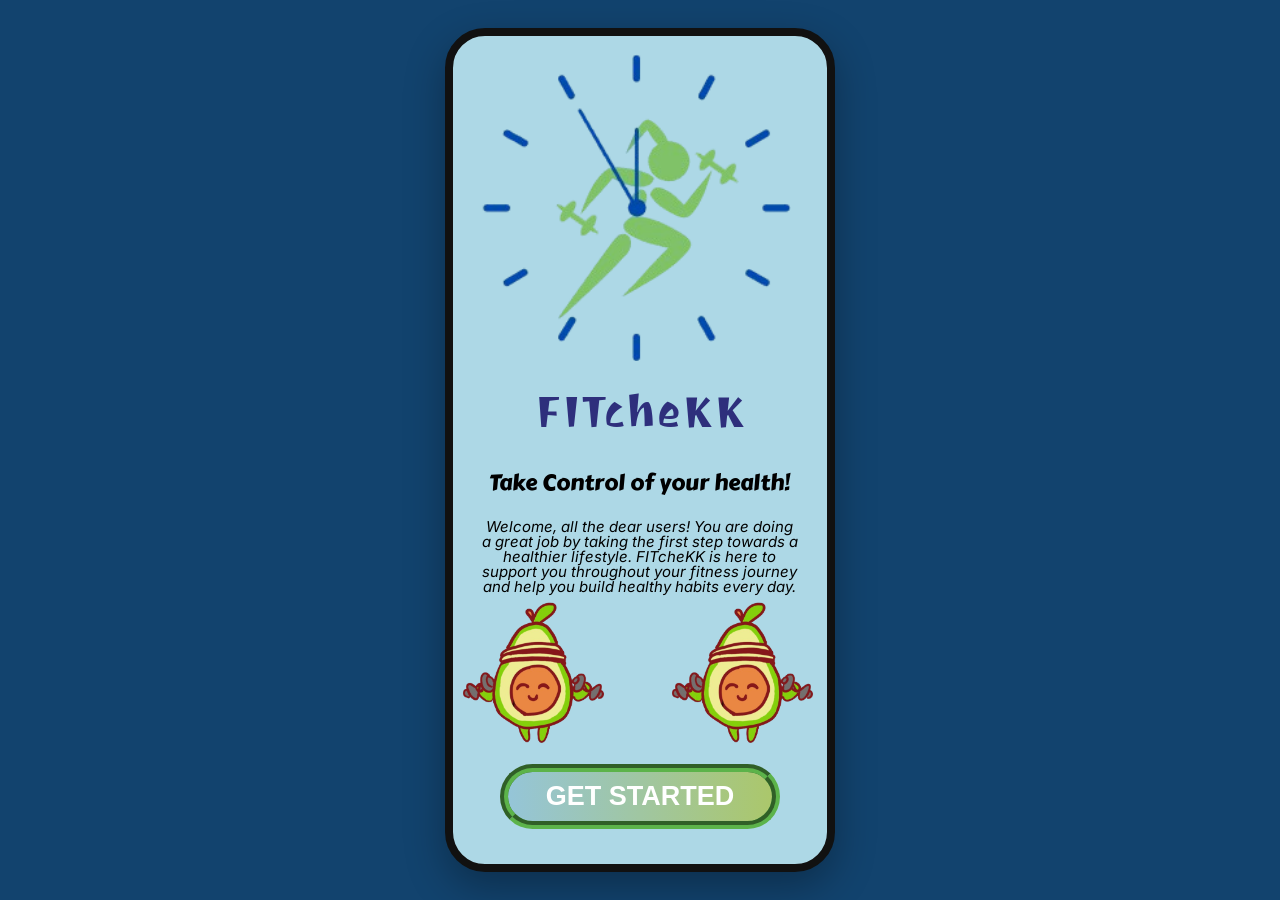
<file: index.html>
<!DOCTYPE html>
<html lang="en">

<head>
    <meta charset="UTF-8">
    <meta name="viewport" content="width=device-width, initial-scale=1.0">
   <link rel="preconnect" href="https://fonts.googleapis.com">
<link rel="preconnect" href="https://fonts.gstatic.com" crossorigin>
<link href="https://fonts.googleapis.com/css2?family=Joti+One&display=swap" rel="stylesheet">
    <title>FITcheKK</title>
<link rel="preconnect" href="https://fonts.googleapis.com">
<link rel="preconnect" href="https://fonts.gstatic.com" crossorigin>
<link href="https://fonts.googleapis.com/css2?family=Inter:ital,opsz,wght@0,14..32,100..900;1,14..32,100..900&display=swap" rel="stylesheet">
<link rel="preconnect" href="https://fonts.googleapis.com">
<link rel="preconnect" href="https://fonts.gstatic.com" crossorigin>
<link href="https://fonts.googleapis.com/css2?family=Carter+One&display=swap" rel="stylesheet">

    <link rel="stylesheet" href="style.css">
</head>

<body>

    <div id="welcomeScreen">
    <div class="phone-container">

        <img src="Images/logo-of-fitchekk.png" alt="Runner" class="hero-image">

        
        <h1>FITcheKK</h1>

        
        <div class="welcome-text">

            <h2>Take Control of your health!</h2>

            <p>
               <br> Welcome, all the dear users!
                You are doing a great job by taking the first step
                towards a healthier lifestyle.
                FITcheKK is here to support you throughout
                your fitness journey and help you
                build healthy habits every day.
            </p>

        </div>


        <div class="avocado-container">

            <img src="Images/avocado-homepage-image.png" alt="Avocado">
            <img src="Images/avocado-homepage-image.png" alt="Avocado">

        </div>


        <button id="startButton" onclick="window.location.href='page2.html'">
    GET STARTED
</button>

    </div>
    </div>

    <script src="script.js"></script>

</body>

</html>
</file>
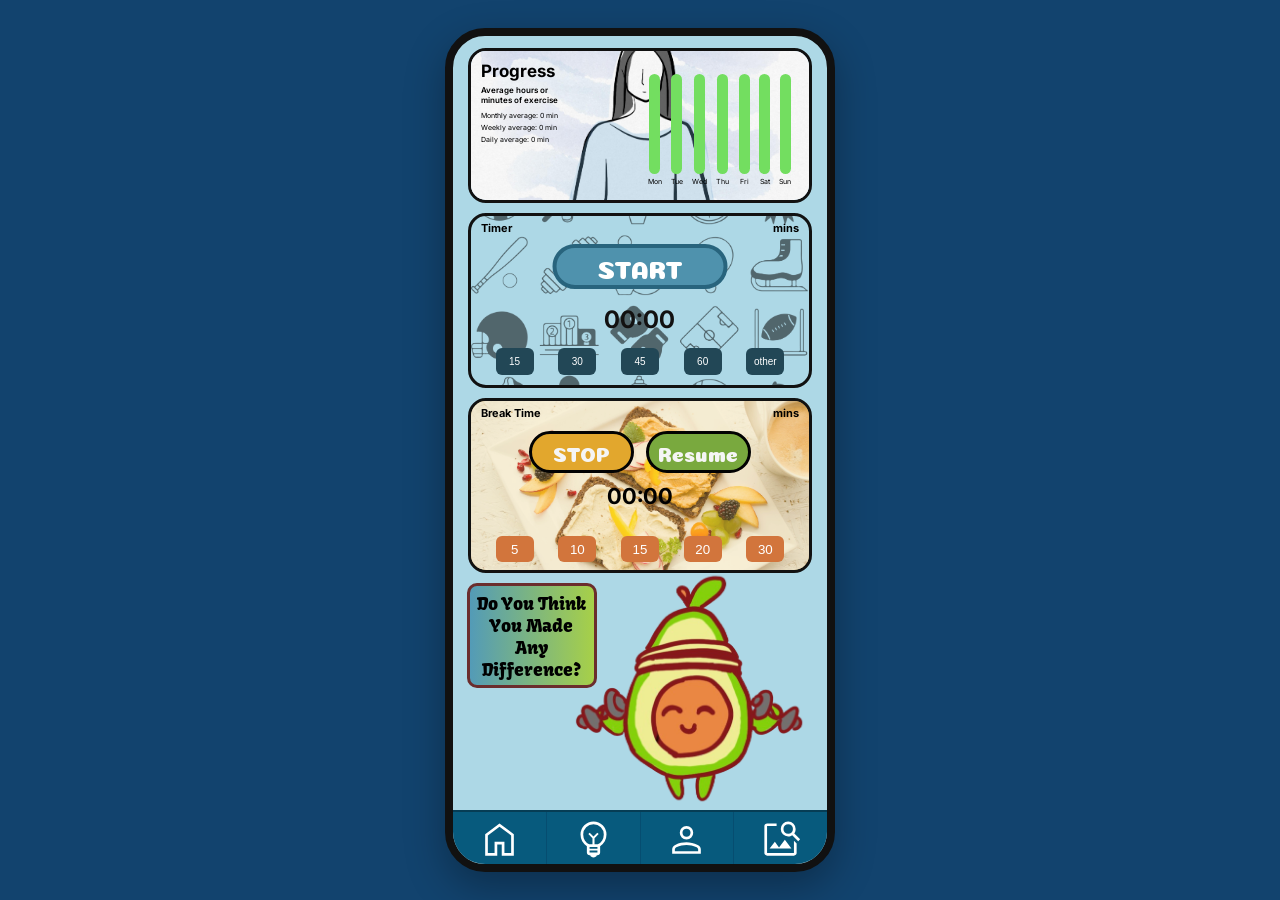
<file: page2.html>
<!DOCTYPE html>
<html lang="en">

<head>
    <meta charset="UTF-8">
    <meta name="viewport" content="width=device-width, initial-scale=1.0">

    <title>FITcheKK - Main</title>

    <link rel="preconnect" href="https://fonts.googleapis.com">
    <link rel="preconnect" href="https://fonts.gstatic.com" crossorigin>

    <link href="https://fonts.googleapis.com/css2?family=Inter:wght@400;500;600;700&display=swap" rel="stylesheet">

    <link rel="stylesheet" href="style.css">

    <link rel="preconnect" href="https://fonts.googleapis.com">
<link rel="preconnect" href="https://fonts.gstatic.com" crossorigin>
<link href="https://fonts.googleapis.com/css2?family=Kavoon&display=swap" rel="stylesheet">

<link rel="preconnect" href="https://fonts.googleapis.com">
<link rel="preconnect" href="https://fonts.gstatic.com" crossorigin>
<link href="https://fonts.googleapis.com/css2?family=Coiny&display=swap" rel="stylesheet">

</head>

<body>

<div class="phone-container page2-container">


    <section class="progress-section">

    <img src="Images/progress-tracker-image.jpg"
         alt="Runner"
         class="progress-image">

        <div class="progress-information">

            <h2>Progress</h2>
            <p class="average-title">
                Average hours or<br>minutes of exercise
            </p>

            <p id="monthlyAverage">
                Monthly average: 0 min
            </p>

            <p id="weeklyAverage">
                Weekly average: 0 min
            </p>

            <p id="dailyAverage">
                Daily average: 0 min
            </p>

        </div>

        <div class="weekly-bars">

            <div class="day-bar">
                <div class="bar-track">
                    <div class="bar-fill" id="bar-monday"></div>
                </div>
                <span>Mon</span>
            </div>

            <div class="day-bar">
                <div class="bar-track">
                    <div class="bar-fill" id="bar-tuesday"></div>
                </div>
                <span>Tue</span>
            </div>

            <div class="day-bar">
                <div class="bar-track">
                    <div class="bar-fill" id="bar-wednesday"></div>
                </div>
                <span>Wed</span>
            </div>

            <div class="day-bar">
                <div class="bar-track">
                    <div class="bar-fill" id="bar-thursday"></div>
                </div>
                <span>Thu</span>
            </div>

            <div class="day-bar">
                <div class="bar-track">
                    <div class="bar-fill" id="bar-friday"></div>
                </div>
                <span>Fri</span>
            </div>

            <div class="day-bar">
                <div class="bar-track">
                    <div class="bar-fill" id="bar-saturday"></div>
                </div>
                <span>Sat</span>
            </div>

            <div class="day-bar">
                <div class="bar-track">
                    <div class="bar-fill" id="bar-sunday"></div>
                </div>
                <span>Sun</span>
            </div>

        </div>

    </section>



    <section class="exercise-section">
 <img src="Images\Exercise-time-image.png" alt="Exercise" class="exercise-image">

        <div class="timer-label">
            <span>Timer</span>
            <span>mins</span>
        </div>

        <div class="exercise-display" id="exerciseDisplay">
            00:00
        </div>

        <button id="startExercise">
            START
        </button>

        <div class="exercise-options">

            <button class="exercise-option" data-minutes="15">15</button>

            <button class="exercise-option" data-minutes="30">30</button>

            <button class="exercise-option" data-minutes="45">45</button>

            <button class="exercise-option" data-minutes="60">60</button>

            <button class="exercise-option" data-minutes="other">other</button>

        </div>

    </section>


   

    <section class="break-section">
 <img src="Images/break-time-image.jpg"
         alt="Break"
         class="break-image">
        
        <div class="timer-label">
            <span>Break Time</span>
            <span>mins</span>
        </div>

        <div class="break-background">

            <button id="stopBreak">
                STOP
            </button>

            <button id="resumeBreak">
                Resume
            </button>

        </div>

        <div class="break-options">

            <button class="break-option" data-break="5">5</button>

            <button class="break-option" data-break="10">10</button>

            <button class="break-option" data-break="15">15</button>

            <button class="break-option" data-break="20">20</button>

            <button class="break-option" data-break="30">30</button>

        </div>

        <div id="breakDisplay">
            00:00
        </div>

    </section>




    <div class="motivation-message">
        Do You Think You Made Any Difference?
    </div>
     <img src ="Images/avocado-homepage-image.png"
         alt="Motivation"
         class="motivation-image">



    <nav class="bottom-navigation">

        <a href="index.html" class="nav-button">
           <svg xmlns="http://www.w3.org/2000/svg" height="48px" viewBox="0 -960 960 960" width="48px" fill="#FFFFFF"><path d="M220-180h150v-250h220v250h150v-390L480-765 220-570v390Zm-60 60v-480l320-240 320 240v480H530v-250H430v250H160Zm320-353Z"/></svg>
        </a>

        <a href="page3.html" class="nav-button">
            <svg xmlns="http://www.w3.org/2000/svg" height="48px" viewBox="0 -960 960 960" width="48px" fill="#FFFFFF"><path d="M480-80q-27 0-47.5-13T406-129h-14q-24 0-42-18t-18-42v-143q-66-43-104-110t-38-148q0-121 84.5-205.5T480-880q121 0 205.5 84.5T770-590q0 81-38 148T628-332v143q0 24-18 42t-42 18h-14q-6 23-26.5 36T480-80Zm-88-109h176v-44H392v44Zm0-84h176v-40H392v40Zm-9-100h74v-137l-92-92 31-31 84 84 84-84 31 31-92 92v137h74q60-28 96.5-87T710-590q0-97-66.5-163.5T480-820q-97 0-163.5 66.5T250-590q0 71 36.5 130t96.5 87Zm97-176Zm0-48Z"/></svg>
        </a>

        <a href="page4.html" class="nav-button">
            <svg xmlns="http://www.w3.org/2000/svg" height="48px" viewBox="0 -960 960 960" width="48px" fill="#FFFFFF"><path d="M372-523q-42-42-42-108t42-108q42-42 108-42t108 42q42 42 42 108t-42 108q-42 42-108 42t-108-42ZM160-160v-94q0-38 19-65t49-41q67-30 128.5-45T480-420q62 0 123 15.5T731-360q31 14 50 41t19 65v94H160Zm60-60h520v-34q0-16-9.5-30.5T707-306q-64-31-117-42.5T480-360q-57 0-111 11.5T252-306q-14 7-23 21.5t-9 30.5v34Zm324.5-346.5Q570-592 570-631t-25.5-64.5Q519-721 480-721t-64.5 25.5Q390-670 390-631t25.5 64.5Q441-541 480-541t64.5-25.5ZM480-631Zm0 411Z"/></svg>
        </a>

        <a href="page5.html" class="nav-button">
            <svg xmlns="http://www.w3.org/2000/svg" height="48px" viewBox="0 -960 960 960" width="48px" fill="#FFFFFF"><path d="M237-277h487L577-472 447-302l-93-126-117 151Zm-57 157q-24 0-42-18t-18-42v-600q0-24 18-42t42-18h213v60H180v600h600v-272l60 60v212q0 24-18 42t-42 18H180Zm300-360Zm395 38L742-575q-21 14-41.5 20.5T652-548q-70 0-118-48t-48-118q0-70 48-118t118-48q70 0 118 48t48 118q0 28-8 53t-22 46l130 130-43 43ZM652-608q46 0 76-30t30-76q0-46-30-76t-76-30q-46 0-76 30t-30 76q0 46 30 76t76 30Z"/></svg>
        </a>

    </nav>

</div>


<script src="script.js"></script>

</body>
</html>
</file>
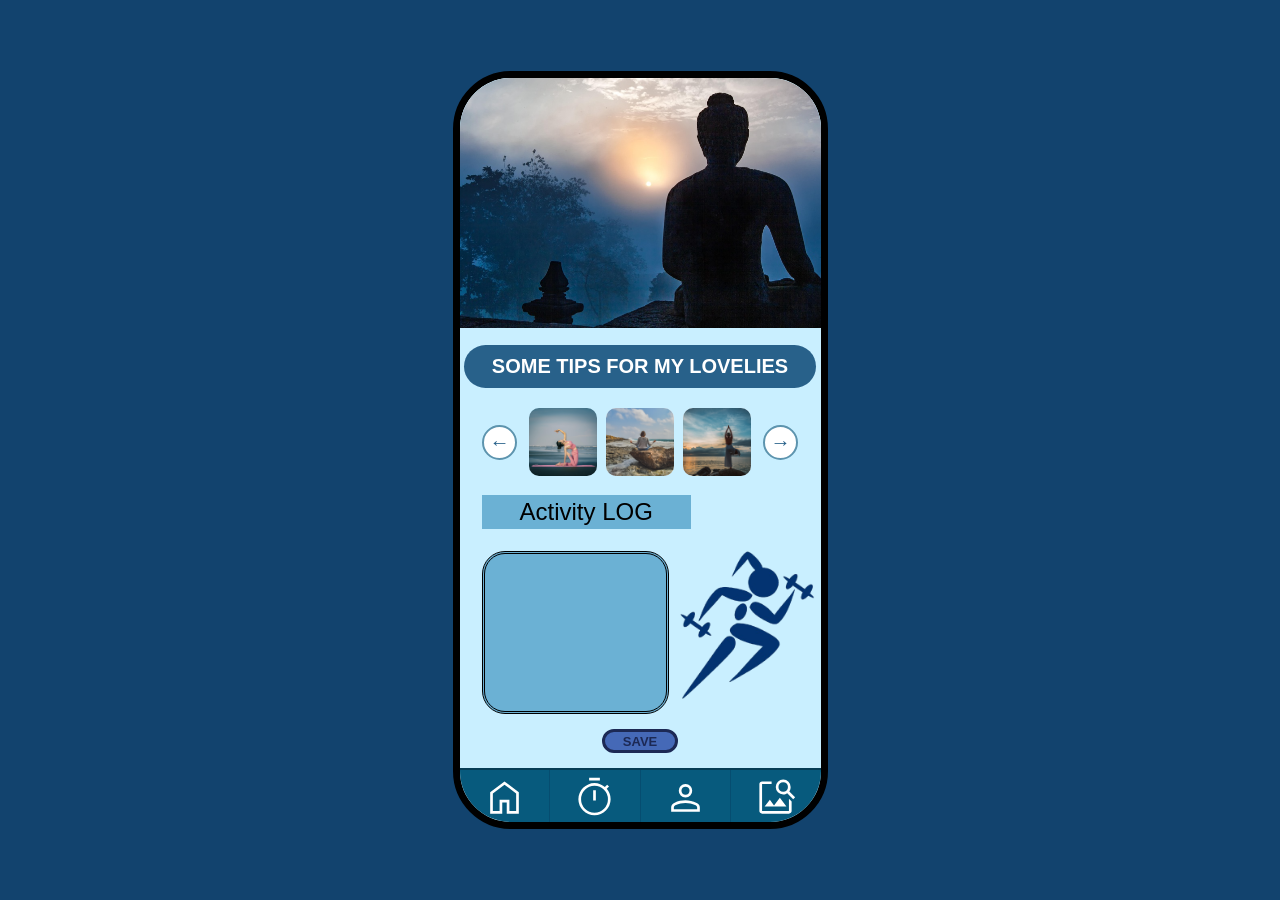
<file: page3.html>
<!DOCTYPE html>
<html lang="en">

<head>
    <meta charset="UTF-8">
    <meta name="viewport" content="width=device-width, initial-scale=1.0">
    <title>Activity Log</title>
    <link rel="stylesheet" href="style.css">
</head>

<body>

<div class="page3-phone">
 <main class="page3-content">
<div class="page3-top-image">

<img src="Images/peaceful-header-image.png" alt="Meditation">
 </div>


<section class="page3-tips-section">

    <h2 class="page3-tips-title">
        SOME TIPS FOR MY LOVELIES
    </h2>

    <div class="page3-carousel">

        <button
            type="button"
            class="page3-arrow"
            id="page3Previous"
            aria-label="Previous tips"
        >
            &#8592;
        </button>

<div class="page3-cards-window">

    <div class="page3-cards-track" id="page3CardsTrack">
<div class="page3-card">
<div class="page3-card-inner">
<div class="page3-card-front">
 <img src="Images/caoha-yoga-image.jpg" alt="Stay Active">
 </div>
<div class="page3-card-back">
<h3>Ustrasana</h3>
 <p> Opens the chest and stretches the front body to improve posture. </p>
</div>
 </div>
</div>


<div class="page3-card">
<div class="page3-card-inner">
<div class="page3-card-front">
<img src="Images/dimitrisvetsikas-image.jpg" alt="Take Breaks">
</div>
<div class="page3-card-back">
<h3>Padmasana</h3>
<p>Calms the mind and supports deep meditation by grounding the body.</p>
 </div>
 </div>
</div>


<div class="page3-card">
<div class="page3-card-inner">
<div class="page3-card-front">
<img src="Images/peggy_marco-yoga-image.jpg" alt="Stay Consistent">
</div>
<div class="page3-card-back">
<h3>Vrksasana</h3>
<p> Builds balance and strengthens the legs and core. </p>
</div>
</div>
</div>
<div class="page3-card">
<div class="page3-card-inner">


 <div class="page3-card-front">
<img src="Images/pexels-woman-image.jpg" alt="Drink Water">
</div>
<div class="page3-card-back">
<h3>Eka Pada Rajakapotasana</h3>
<p> Releases tight hips and deepens hip flexibility. </p>
</div>
</div>
</div>


<div class="page3-card">
<div class="page3-card-inner">
<div class="page3-card-front">
<img src="Images/pexels-yoga-image.jpg" alt="Sleep Well">
</div>
<div class="page3-card-back">
<h3>Bow and Arrow</h3>
<p>Strengthens the back and shoulders while improving focus.</p>
</div>
</div>
</div>


<div class="page3-card">
<div class="page3-card-inner">
<div class="page3-card-front">
<img src="Images/sasint-women-image.jpg" alt="Stretch">
</div>
<div class="page3-card-back">
<h3>Virabhadrasana I</h3>
<p>Boosts leg strength and stability while energizing the whole body.</p>
</div>
</div>
</div>


<div class="page3-card">
<div class="page3-card-inner">
<div class="page3-card-front">
<img src="Images/peggy_marco-other-yoga-image.jpg" alt="Have Fun">
</div>
<div class="page3-card-back">
<h3>Natrajasana</h3>
<p>Enhances balance, back flexibility, and concentration.</p>
</div>
</div>
</div>
</div>
</div>


<button
type="button"
class="page3-arrow" id="page3Next" aria-label="Next tips"> &#8594;
</button>
</div>
</section>

<section class= "page3-activity-section" >
<h2 class="page3-activity-title">
 Activity LOG
</h2>
<div class="page3-activity-area">
 <textarea
id="page3ActivityInput" aria-label="Activity log">
</textarea>

<img src="Images/running-women-image.png" alt="Running person" class="running-image">
 </div>
   

    <button type="button" id="page3SaveButton"> SAVE </button>
    <p id="page3SaveMessage"></p>
    </main>

</section>
        
       <nav class="bottom-navigation">

        <a href="index.html" class="nav-button">
           <svg xmlns="http://www.w3.org/2000/svg" height="48px" viewBox="0 -960 960 960" width="48px" fill="#FFFFFF"><path d="M220-180h150v-250h220v250h150v-390L480-765 220-570v390Zm-60 60v-480l320-240 320 240v480H530v-250H430v250H160Zm320-353Z"/></svg>
        </a>

        <a href="page2.html" class="nav-button">
           <svg xmlns="http://www.w3.org/2000/svg" height="48px" viewBox="0 -960 960 960" width="48px" fill="#FFFFFF"><path d="M360-860v-60h240v60H360Zm90 447h60v-230h-60v230ZM340.5-109.5Q275-138 226-187t-77.5-114.5Q120-367 120-441t28.5-139.5Q177-646 226-695t114.5-77.5Q406-801 480-801q67 0 126 22.5T711-716l51-51 42 42-51 51q36 40 61.5 97T840-441q0 74-28.5 139.5T734-187q-49 49-114.5 77.5T480-81q-74 0-139.5-28.5Zm352-119Q780-316 780-441t-87.5-212.5Q605-741 480-741t-212.5 87.5Q180-566 180-441t87.5 212.5Q355-141 480-141t212.5-87.5ZM480-440Z"/></svg>
        </a>

        <a href="page4.html" class="nav-button">
            <svg xmlns="http://www.w3.org/2000/svg" height="48px" viewBox="0 -960 960 960" width="48px" fill="#FFFFFF"><path d="M372-523q-42-42-42-108t42-108q42-42 108-42t108 42q42 42 42 108t-42 108q-42 42-108 42t-108-42ZM160-160v-94q0-38 19-65t49-41q67-30 128.5-45T480-420q62 0 123 15.5T731-360q31 14 50 41t19 65v94H160Zm60-60h520v-34q0-16-9.5-30.5T707-306q-64-31-117-42.5T480-360q-57 0-111 11.5T252-306q-14 7-23 21.5t-9 30.5v34Zm324.5-346.5Q570-592 570-631t-25.5-64.5Q519-721 480-721t-64.5 25.5Q390-670 390-631t25.5 64.5Q441-541 480-541t64.5-25.5ZM480-631Zm0 411Z"/></svg>
        </a>

        <a href="page5.html" class="nav-button">
            <svg xmlns="http://www.w3.org/2000/svg" height="48px" viewBox="0 -960 960 960" width="48px" fill="#FFFFFF"><path d="M237-277h487L577-472 447-302l-93-126-117 151Zm-57 157q-24 0-42-18t-18-42v-600q0-24 18-42t42-18h213v60H180v600h600v-272l60 60v212q0 24-18 42t-42 18H180Zm300-360Zm395 38L742-575q-21 14-41.5 20.5T652-548q-70 0-118-48t-48-118q0-70 48-118t118-48q70 0 118 48t48 118q0 28-8 53t-22 46l130 130-43 43ZM652-608q46 0 76-30t30-76q0-46-30-76t-76-30q-46 0-76 30t-30 76q0 46 30 76t76 30Z"/></svg>
        </a>

    </nav>


    </div>
    
    <script src="script.js"></script>

</body>

</html>
</file>
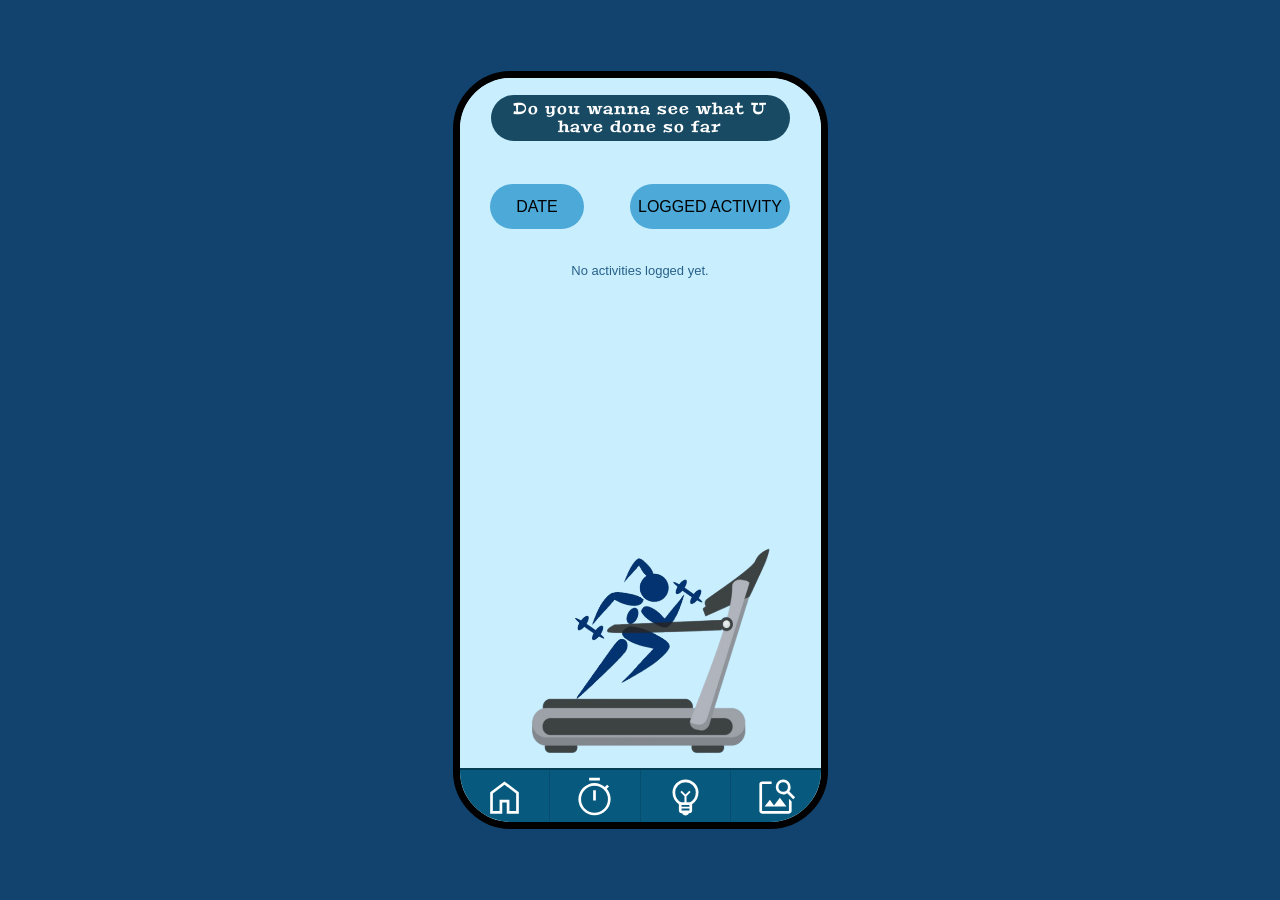
<file: page4.html>
<!DOCTYPE html>
<html lang="en">

<head>

    <meta charset="UTF-8">

    <meta name="viewport" content="width=device-width, initial-scale=1.0">

    <title>Logged Activities</title>

    <link rel="stylesheet" href="style.css">

    <link rel="preconnect" href="https://fonts.googleapis.com">
<link rel="preconnect" href="https://fonts.gstatic.com" crossorigin>
<link href="https://fonts.googleapis.com/css2?family=Peralta&display=swap" rel="stylesheet">

</head>


<body>

    <div class="page4-phone">
    <main class="page4-content">

    <h1 class="page4-title">
    Do you wanna see what U have done so far
    </h1>

<div class="page4-table-headings">

<div class="page4-date-heading">
DATE
 </div>

<div class="page4-activity-heading">
 LOGGED ACTIVITY
</div>

</div>

 <section class="page4-activity-list" id="page4ActivityList"> 
    
 </section>

<p class="page4-empty-message" id="page4EmptyMessage">
     No activities logged yet.
    </p>

    <div class="page4-exercise-image">

    <img src="Images/treadmill-running-image.png" alt="Person exercising on a treadmill">
    </div>
     </main>


 <nav class="bottom-navigation">

        <a href="index.html" class="nav-button">
           <svg xmlns="http://www.w3.org/2000/svg" height="48px" viewBox="0 -960 960 960" width="48px" fill="#FFFFFF"><path d="M220-180h150v-250h220v250h150v-390L480-765 220-570v390Zm-60 60v-480l320-240 320 240v480H530v-250H430v250H160Zm320-353Z"/></svg>
        </a>

        <a href="page2.html" class="nav-button">
           <svg xmlns="http://www.w3.org/2000/svg" height="48px" viewBox="0 -960 960 960" width="48px" fill="#FFFFFF"><path d="M360-860v-60h240v60H360Zm90 447h60v-230h-60v230ZM340.5-109.5Q275-138 226-187t-77.5-114.5Q120-367 120-441t28.5-139.5Q177-646 226-695t114.5-77.5Q406-801 480-801q67 0 126 22.5T711-716l51-51 42 42-51 51q36 40 61.5 97T840-441q0 74-28.5 139.5T734-187q-49 49-114.5 77.5T480-81q-74 0-139.5-28.5Zm352-119Q780-316 780-441t-87.5-212.5Q605-741 480-741t-212.5 87.5Q180-566 180-441t87.5 212.5Q355-141 480-141t212.5-87.5ZM480-440Z"/></svg>
        </a>

        <a href="page3.html" class="nav-button">
            <svg xmlns="http://www.w3.org/2000/svg" height="48px" viewBox="0 -960 960 960" width="48px" fill="#FFFFFF"><path d="M480-80q-27 0-47.5-13T406-129h-14q-24 0-42-18t-18-42v-143q-66-43-104-110t-38-148q0-121 84.5-205.5T480-880q121 0 205.5 84.5T770-590q0 81-38 148T628-332v143q0 24-18 42t-42 18h-14q-6 23-26.5 36T480-80Zm-88-109h176v-44H392v44Zm0-84h176v-40H392v40Zm-9-100h74v-137l-92-92 31-31 84 84 84-84 31 31-92 92v137h74q60-28 96.5-87T710-590q0-97-66.5-163.5T480-820q-97 0-163.5 66.5T250-590q0 71 36.5 130t96.5 87Zm97-176Zm0-48Z"/></svg>
        </a>

        <a href="page5.html" class="nav-button">
            <svg xmlns="http://www.w3.org/2000/svg" height="48px" viewBox="0 -960 960 960" width="48px" fill="#FFFFFF"><path d="M237-277h487L577-472 447-302l-93-126-117 151Zm-57 157q-24 0-42-18t-18-42v-600q0-24 18-42t42-18h213v60H180v600h600v-272l60 60v212q0 24-18 42t-42 18H180Zm300-360Zm395 38L742-575q-21 14-41.5 20.5T652-548q-70 0-118-48t-48-118q0-70 48-118t118-48q70 0 118 48t48 118q0 28-8 53t-22 46l130 130-43 43ZM652-608q46 0 76-30t30-76q0-46-30-76t-76-30q-46 0-76 30t-30 76q0 46 30 76t76 30Z"/></svg>
        </a>

    </nav>

</div>
    <script src="script.js"></script>
</body>

</html>
</file>
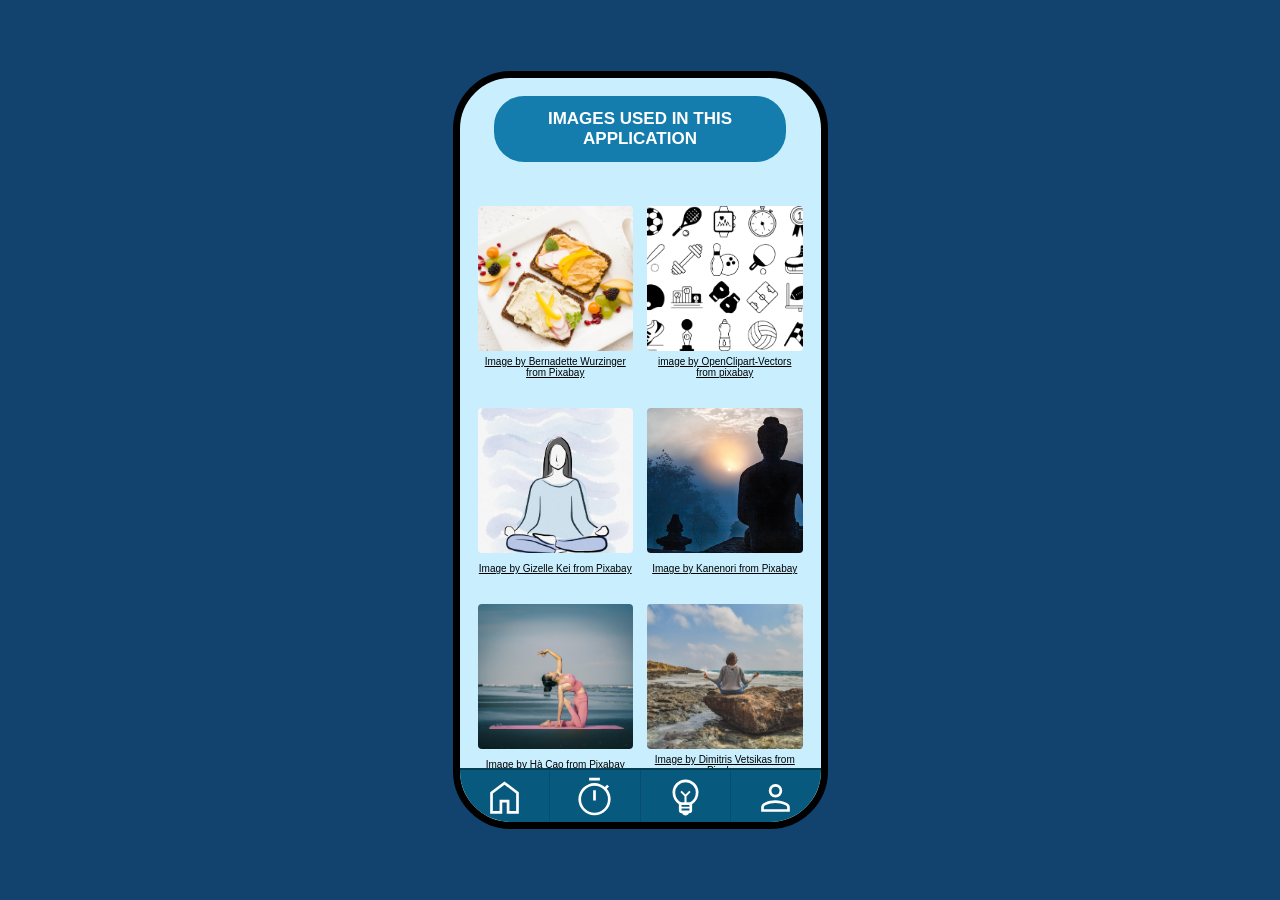
<file: page5.html>
<!DOCTYPE html>
<html lang="en">
<head>
    <meta charset="UTF-8">
    <meta name="viewport" content="width=device-width, initial-scale=1.0">

    <title>Image Credits</title>

    <link rel="stylesheet" href="style.css">
</head>

<body>


    <div class="phone">
    <main class="credits-page">

    <div class="credits-heading">
    IMAGES USED IN THIS APPLICATION 
    </div>

    <div class="credits-grid">

    
 <div class="credit-item">
 <img src="Images/break-time-image.jpg" alt="Image 1">
<a href="https://pixabay.com/photos/breakfast-healthy-hummus-spread-1804457/" target="_blank" rel="noopener noreferrer">
    Image by Bernadette Wurzinger from Pixabay
 </a>
</div>


<div class="credit-item">
<img src="Images/Excercise-time-image.png" alt="Image 2">
 <a href="https://pixabay.com/" target="_blank" rel="noopener noreferrer">
     image by OpenClipart-Vectors from pixabay
 </a>
 </div>

<div class="credit-item">
<img src="Images/progress-tracker-image.jpg" alt="Image 3">
 <a href="https://pixabay.com/illustrations/relaxation-meditation-health-7282116/" target="_blank" rel="noopener noreferrer">
    Image by Gizelle Kei from Pixabay
 </a>
 </div>


<div class="credit-item">
<img src="Images/peaceful-header-image.png" alt="Image 4">
<a href="https://pixabay.com/photos/landscape-asagiri-sunrise-5208489/" target="_blank" rel="noopener noreferrer">
    Image by Kanenori from Pixabay
 </a>
</div>


<div class="credit-item">
<img src="Images/caoha-yoga-image.jpg" alt="Image 5">
<a href="https://pixabay.com/photos/yoga-girl-beautiful-stretch-4732209/" target="_blank" rel="noopener noreferrer">
    Image by Hà Cao from Pixabay
 </a>
 </div>


<div class="credit-item">
<img src="Images/dimitrisvetsikas-image.jpg" alt="Image 6">
<a href="https://pixabay.com/photos/girl-meditation-nature-yoga-4981766/" target="_blank" rel="noopener noreferrer">
    Image by Dimitris Vetsikas from Pixabay
 </a>
 </div>


 <div class="credit-item">
<img src="Images/peggy_marco-other-yoga-image.jpg" alt="Image 7">
<a href="https://pixabay.com/photos/yoga-yoga-pose-asana-sunset-woman-5281465/" target="_blank" rel="noopener noreferrer">
    Image by Peggy und Marco Lachmann-Anke from Pixabay
 </a>
 </div>


<div class="credit-item">
<img src="Images/peggy_marco-yoga-image.jpg" alt="Image 8">
<a href="https://pixabay.com/photos/yoga-yoga-pose-asana-sunset-woman-5281457/" target="_blank" rel="noopener noreferrer">
    Image by Peggy und Marco Lachmann-Anke from Pixabay
 </a>
 </div>


<div class="credit-item">
<img src="Images/pexels-woman-image.jpg" alt="Image 9">
<a href="https://pixabay.com/photos/woman-yoga-coast-exercise-fitness-1834827/" target="_blank" rel="noopener noreferrer">
    Image by Pexels from Pixabay
 </a>
 </div>


<div class="credit-item">
<img src="Images/pexels-yoga-image.jpg" alt="Image 10">
<a href="https://pixabay.com/photos/yoga-balance-zen-beach-ocean-1842292/" target="_blank" rel="noopener noreferrer">
    Image by Pexels from Pixabay
 </a>
 </div>


<div class="credit-item">
<img src="Images/sasint-women-image.jpg" alt="Image 11">
<a href="https://pixabay.com/photos/women-yoga-silhouettes-water-1822476/" target="_blank" rel="noopener noreferrer">
    Image by Sasin Tipchai from Pixabay
 </a>
 </div>
</div>
</main>


    <nav class="bottom-navigation">

    <a href="index.html" class="nav-button">
    <svg xmlns="http://www.w3.org/2000/svg" height="48px" viewBox="0 -960 960 960" width="48px" fill="#FFFFFF"><path d="M220-180h150v-250h220v250h150v-390L480-765 220-570v390Zm-60 60v-480l320-240 320 240v480H530v-250H430v250H160Zm320-353Z"/></svg>
    </a>

    <a href="page2.html" class="nav-button">
    <svg xmlns="http://www.w3.org/2000/svg" height="48px" viewBox="0 -960 960 960" width="48px" fill="#FFFFFF"><path d="M360-860v-60h240v60H360Zm90 447h60v-230h-60v230ZM340.5-109.5Q275-138 226-187t-77.5-114.5Q120-367 120-441t28.5-139.5Q177-646 226-695t114.5-77.5Q406-801 480-801q67 0 126 22.5T711-716l51-51 42 42-51 51q36 40 61.5 97T840-441q0 74-28.5 139.5T734-187q-49 49-114.5 77.5T480-81q-74 0-139.5-28.5Zm352-119Q780-316 780-441t-87.5-212.5Q605-741 480-741t-212.5 87.5Q180-566 180-441t87.5 212.5Q355-141 480-141t212.5-87.5ZM480-440Z"/></svg>
    </a>

    <a href="page3.html" class="nav-button">
    <svg xmlns="http://www.w3.org/2000/svg" height="48px" viewBox="0 -960 960 960" width="48px" fill="#FFFFFF"><path d="M480-80q-27 0-47.5-13T406-129h-14q-24 0-42-18t-18-42v-143q-66-43-104-110t-38-148q0-121 84.5-205.5T480-880q121 0 205.5 84.5T770-590q0 81-38 148T628-332v143q0 24-18 42t-42 18h-14q-6 23-26.5 36T480-80Zm-88-109h176v-44H392v44Zm0-84h176v-40H392v40Zm-9-100h74v-137l-92-92 31-31 84 84 84-84 31 31-92 92v137h74q60-28 96.5-87T710-590q0-97-66.5-163.5T480-820q-97 0-163.5 66.5T250-590q0 71 36.5 130t96.5 87Zm97-176Zm0-48Z"/></svg>
    </a>

    <a href="page4.html" class="nav-button">
    <svg xmlns="http://www.w3.org/2000/svg" height="48px" viewBox="0 -960 960 960" width="48px" fill="#FFFFFF"><path d="M372-523q-42-42-42-108t42-108q42-42 108-42t108 42q42 42 42 108t-42 108q-42 42-108 42t-108-42ZM160-160v-94q0-38 19-65t49-41q67-30 128.5-45T480-420q62 0 123 15.5T731-360q31 14 50 41t19 65v94H160Zm60-60h520v-34q0-16-9.5-30.5T707-306q-64-31-117-42.5T480-360q-57 0-111 11.5T252-306q-14 7-23 21.5t-9 30.5v34Zm324.5-346.5Q570-592 570-631t-25.5-64.5Q519-721 480-721t-64.5 25.5Q390-670 390-631t25.5 64.5Q441-541 480-541t64.5-25.5ZM480-631Zm0 411Z"/></svg>
    </a>
    </nav>
    </div>

<script src="script.js"></script>

</body>
</html>
</file>
<file: style.css>
*{
    margin:0;
    padding:0;
    box-sizing:border-box;
}

body{
    background:#12436e;
    display:flex;
    justify-content:center;
    align-items:center;
    min-height:100vh;
    font-family:Arial, Helvetica, sans-serif;
}


.phone-container{
    width:390px;
    height:844px;
    background:#ADD8E6;
    border:8px solid #111;
    border-radius:40px;
    overflow:hidden;
    position:relative;
    display:flex;
    flex-direction:column;
    align-items:center;
    box-shadow:0 15px 40px rgba(0,0,0,.3);

}



.hero-image{

    width:100%;
    height:325px;
    object-fit:cover;

}



h1{
margin-top:20px;
font-size:45px;
color:#2E2F7C;
letter-spacing:1px;
font-family: "Joti One", serif;
font-weight: 400;
font-style: normal;
}



.welcome-text{
    width:85%;
    text-align:center;
    margin-top:25px;
}

.welcome-text h2{

color:#000000;
font-size:22px;
margin-bottom:4px;
font-family: "Carter One", system-ui;
font-weight: 400;
font-style: normal;
}

.welcome-text p{

    font-size:15px;
    line-height:1;
    color:#000000;
    font-family: "Inter", sans-serif;
    font-weight: 400;
    font-style: italic;
    width: 100%;
    margin: 0 auto;
    text-align: center;
}



.avocado-container {
    width: 100%;
    display: flex;
    justify-content: space-between;
    align-items: flex-end;
    padding: 0px;
    box-sizing: border-box;
    margin-top: -0.10px;
}

.avocado-container img {
    width: 165px;
    height: 155px;
    object-fit: contain;


}


#startButton{

    position:absolute;
    bottom:35px;
    width:280px;
    height:65px;
    border:groove;
    border-radius:40px;
    background:linear-gradient(to right, #95C5D8, #ABC76B);
    color:white;
    font-size:27px;
    font-weight:bold;
    cursor:pointer;
    transition:.2s ease;
    border:8px groove #5cb34a;
}


#startButton:hover{

    background:linear-gradient(to right, #d87fc6, #eaf550); 
    border:12px groove #5a214e;

}


#startButton.clicked{

    transform:scale(.92);

    border:4px solid #1c2569;

}

@media(max-width:420px){
.phone-container{

    width:100vw;
    height:100vh;

    border:none;

    border-radius:0;

}
}

#welcomeScreen{
    width:100%;
    height:100;

    display:flex;
    flex-direction:column;
    align-items:center;
}



.page2-container {
    justify-content: flex-start;
    gap: 0;
    background: #ADD8E6;
}



.progress-section {
    width: 92%;
    height: 155px;
    margin-top: 12px;

    background: #c9edff;
    border: 3px solid #111;
    border-radius: 18px;

    display: flex;
    padding: 10px;

    overflow: hidden;
}

.progress-information {
    width: 50%;
    font-family: "Inter", sans-serif;
}

.progress-information h2 {
    margin: 0 0 4px;
    font-size: 17px;
}

.average-title {
    margin: 0 0 6px;
    font-size: 8px;
    font-weight: 600;
}

.progress-information p:not(.average-title) {
    margin: 3px 0;
    font-size: 7px;
}


.weekly-bars {
    width: 50%;
    display: flex;
    align-items: flex-end;
    justify-content: space-around;
    padding: 8px 3px 4px;
}

.day-bar {
    height: 125px;
    display: flex;
    flex-direction: column;
    align-items: center;
    justify-content: flex-end;
    font-family: "Inter", sans-serif;
    font-size: 7px;
}

.bar-track {
    width: 11px;
    height: 100px;
    background: #73de60;
    border-radius: 6px;
    display: flex;
    align-items: flex-end;
    overflow: hidden;
}

.bar-fill {
    width: 100%;
    height: 0%;
    background: #368728;
    border-radius: 6px;
    transition: height 0.5s ease,
     background 0.5s ease;
}

.day-bar span {
    margin-top: 3px;
}



.exercise-section {
    position: relative;
    width: 92%;
    height: 175px;
    margin-top: 10px;
    background: #ADD8E6;
    border: 3px solid #111;
    border-radius: 18px;
    overflow: hidden;
}

.timer-label {
    display: flex;
    justify-content: space-between;
    padding: 5px 10px;
    font-family: "Inter", sans-serif;
    font-size: 11px;
    font-weight: bold;
}

.exercise-display {
    position: absolute;
    top: 82px;
    left: 50%;
    transform: translateX(-50%);
    width: 170px;
    height: 55px;
    display: flex;
    align-items: center;
    justify-content: center;
    color: white;
    font-size: 24px;
    font-weight: bold;
    font-family: "Inter", sans-serif;
}

#startExercise {
    position: absolute;
    top: 28px;
    left: 50%;
    transform: translateX(-50%);
    width: 175px;
    height: 55px;
    background: #4f92ad;
    border: 4px solid #28647d;
    border-radius: 30px;
    color: white;
    font-size: 25px;
    font-family: "Coiny", system-ui;
    font-weight: 400;
    font-style: normal;
    cursor: pointer;
    z-index: 2;
    transition: 0.2s;
}

#startExercise:hover {
    transform: translateX(-50%) scale(1.03);
}

#startExercise:active {
    transform: translateX(-50%) scale(0.95);
}



.exercise-options {
    position: absolute;
    bottom: 10px;
    left: 0;
    width: 100%;
    display: flex;
    justify-content: space-evenly;
}

.exercise-option {
    width: 38px;
    height: 27px;
    border: none;
    border-radius: 6px;
    background: #224756;
    color: white;
    font-size: 10px;
    cursor: pointer;
    transition: 0.2s;
}

.exercise-option.selected {
    transform: scale(1.15);
    background: #236d92;
    box-shadow: 0 0 0 3px #d7f1ff;
}



.motivation-message {
    width: 35%;
    height: 12.7%;
    margin-top: 10px;
    margin-right: 216px;
    padding: 7px;
    background:linear-gradient(to right, #539bb7, #a7d048);
    border:#6b2d2d solid 3.2px;
    border-radius: 10px;
    text-align: center;
    font-family: "Kavoon", serif;
    font-weight: 400;
    font-style: normal;
    font-size: 17.5px;
}


.motivation-image {
    position: absolute;
    left: 32%;
    top: 63.5%;
    width: 64%;
    height: auto;
    z-index: 3;
}


.bottom-navigation {
    position: absolute;
    bottom: 0;
    left: 0;
    width: 100%;
    height: 60px;
    display: flex;
    background: #086488;
}

.nav-button {
    flex: 1;
    display: flex;
    justify-content: center;
    align-items: center;
    border-right: 1px solid #164c61;
    text-decoration: none;
    font-size: 25px;
    cursor: pointer;
}

.nav-button:hover {
    background: #0c7da7;
}



.progress-section {
    position: relative;
}

.progress-image {
    position: absolute;
    top: 0;
    left: 0;
    width: 100%;
    height: 100%;
    object-fit: cover;
    z-index: 0;
}



.progress-information,
.progress-section .weekly-bars {
    position: relative;
    z-index: 1;
}



.exercise-image {
    position: absolute;
    top: 0;
    left: 0;
    width: 100%;
    height: 100%;
    object-fit: cover;
    z-index: 0;
    opacity: 0.53;
}


.exercise-section .timer-label,
.exercise-section .exercise-display,
.exercise-section #startExercise,
.exercise-section .exercise-options {
    z-index: 1;
}


.exercise-image,
.break-image,
.progress-image {
    z-index: 0;
}


.exercise-section .timer-label {
    position: relative;
    z-index: 5;
}



.exercise-display {
    position: absolute;
    top: 82px;
    left: 50%;
    transform: translateX(-50%);
    width: 170px;
    height: 42px;
    display: flex;
    align-items: center;
    justify-content: center;
    color: rgb(18, 17, 17);
    font-size: 24px;
    font-weight: bold;
    font-family: "Inter", sans-serif;
    z-index: 5;
    pointer-events: none;
}



#startExercise {
    position: absolute;
    top: 28px;
    left: 50%;
    transform: translateX(-50%);
    width: 175px;
    height: 45px;
    z-index: 6;
}



.exercise-options {
    z-index: 6;
}


.break-section {
    position: relative;
    width: 92%;
    height: 175px;
    margin-top: 10px;
    background: #f4d276;
    border: 3px solid #111;
    border-radius: 18px;
    overflow: hidden;
}


.break-image {
    position: absolute;
    top: 0;
    left: 0;
    width: 100%;
    height: 100%;
    object-fit: cover;
    z-index: 0;
    opacity: 0.75;
}



.break-section .timer-label {
    position: relative;
    z-index: 5;
}



.break-background {
    position: absolute;
    top: 28px;
    left: 0;
    width: 100%;
    height: 45px;
    display: flex;
    align-items: center;
    justify-content: center;
    gap: 12px;
    z-index: 6;
}


.break-background button {
    width: 105px;
    height: 42px;
    border-radius: 25px;
    color: rgb(245, 245, 245);
    font-family: "Coiny", system-ui;
    font-weight: 400;
    font-style: normal;
    font-size: 20px;
    cursor: pointer;
    border: 3px solid rgb(2, 2, 2);
}

#stopBreak {
    background: #e2a72d;
}

#resumeBreak {
    background: #79a93e;
}

#stopBreak:active,
#resumeBreak:active {
    transform: scale(0.93);
}



#breakDisplay {
    position: absolute;

    top: 82px;
    left: 0;
    width: 100%;
    text-align: center;
    color: rgb(0, 0, 0);
    font-size: 22px;
    font-weight: bold;
    font-family: "Inter", sans-serif;
    z-index: 7;
    pointer-events: none;
}



.break-options {
    position: absolute;
    bottom: 8px;
    left: 0;
    width: 100%;
    display: flex;
    justify-content: space-evenly;
    align-items: center;
    z-index: 8;
}


.break-option {
    width: 38px;
    height: 26px;
    border: none;
    border-radius: 6px;
    background: #d2753c;
    color: #ffffff;
    cursor: pointer;
    transition: 0.2s;
}


.break-option.selected {
    transform: scale(1.15);
    background: #a12c53;
    box-shadow: 0 0 0 2px white;
}












.page3-phone {
    width: 375px;
    height: 758px;
    margin: 0 auto;
    background: #c9efff;
    border: 7px solid #000;
    border-radius: 58px;
    overflow: hidden;
    position: relative;
}




.page3-content {
    width: 100%;
    height: calc(100% - 54px);
    background: #c9efff;
    overflow: hidden;
}




.page3-top-image {
    width: 100%;
    height: 250px;
    overflow: hidden;
}

.page3-top-image img {
    width: 100%;
    height: 100%;
    object-fit: cover;
    display: block;
}


.page3-tips-section {
    width: 100%;
    text-align: center;
    padding-top: 17px;
}

.page3-tips-title {
    display: inline-block;
    margin: 0 0 20px 0;
    padding: 10px 28px;
    background: #28618a;
    color: white;
    border-radius: 30px;
    font-size: 20px;
    font-weight: bold;
}



.page3-carousel {
    width: 100%;

    display: flex;
    align-items: center;
    justify-content: center;
    gap: 12px;
}



.page3-arrow {
    width: 35px;
    height: 35px;
    padding: 0;
    border-radius: 50%;
    border: 2px solid #5d94ae;
    background: white;
    color: #28618a;
    font-size: 20px;
    font-weight: bold;
    cursor: pointer;
    display: flex;
    align-items: center;
    justify-content: center;
    flex-shrink: 0;
    z-index: 10;
}

.page3-arrow:active {
    transform: scale(0.88);
}


.page3-cards-window {
    width: 222px;
    height: 68px;
    overflow: hidden;
    flex-shrink: 0;
}

.page3-cards-track {
    display: flex;
    gap: 9px;
    height: 68px;
    transition: transform 0.2s ease;
    width: max-content;
}


.page3-card {
    width: 68px;
    height: 68px;
    flex: 0 0 68px;
    perspective: 1000px;
    cursor: pointer;
}


.page3-card-inner {
    width: 100%;
    height: 100%;
    position: relative;
    transition: transform 0.6s;
    transform-style: preserve-3d;
}


.page3-card.flipped .page3-card-inner {
    transform: rotateY(180deg);
}

.page3-card-front,
.page3-card-back {
    width: 100%;
    height: 100%;
    position: absolute;
    top: 0;
    left: 0;
    border-radius: 10px;
    overflow: hidden;
    backface-visibility: hidden;
}

.page3-card-front {
    background: rgb(255, 255, 255);
}

.page3-card-front img {
    width: 100%;
    height: 100%;
    display: block;
    object-fit: cover;
}


.page3-card-back {

    background: #28618a;
    color: white;
    transform: rotateY(180deg);
    padding: 5px;
    box-sizing: border-box;
    display: flex;
    flex-direction: column;
    justify-content: center;
    align-items: center;
    text-align: center;
}

.page3-card-back h3 {
    margin: 0 0 3px 0;
    font-size: 9px;
}


.page3-card-back p {
    margin: 0;
    font-size: 7px;
    line-height: 1.2;
}


.page3-activity-section {
    margin-top: 19px;
    padding-left: 22px;
    padding-right: 22px;
}

.page3-activity-title {
    display: inline-block;
    margin: 0 0 8px 0;
    padding: 3px 38px;
    background: #6bb1d4;
    color: #000;
    font-size: 24px;
    font-family: Impact, "Arial Narrow", sans-serif;
    font-weight: normal;
}

.page3-activity-area {
    width: 100%;
    height: 190px;
    display: flex;
    align-items: center;
    justify-content: space-between;
    position: relative;
}


#page3ActivityInput {
    width: 187px;
    height: 163px;
    box-sizing: border-box;
    border: double;
    border-radius: 23px;
    background: #6bb1d4;
    padding: 18px;
    resize: none;
    outline: none;
    font-family: Arial, sans-serif;
    font-size: 15px;
    color: #000;
    flex-shrink: 0;
}


.running-image {
    width: 203px;
    height: 204px;
    object-fit: contain;
    display: block;
    margin: -30px;
    flex-shrink: 0;
}


#page3SaveButton {
    display: block;
    width: 76px;
    height: 24px;
    margin: 2px auto 0 auto;
    border: solid;
    border-radius: 15px;
    background: #4569b7;
    color: rgb(28, 41, 85);
    font-size: 13px;
    font-weight: bold;
    cursor: pointer;
}

#page3SaveButton:active {
    transform: scale(0.92);
}

#page3SaveMessage {
    height: 14px;
    margin: 3px 0 0 0;
    text-align: center;
    font-size: 11px;
}

.bottom-navigation {
    position: absolute;
    left: 0;
    bottom: 0;
    width: 100%;
    height: 54px;
    background: #075a7d;
    display: flex;
    border-top: 2px solid #063d55;
}

.page3-nav-button {
    width: 25%;
    height: 100%;
    display: flex;
    align-items: center;
    justify-content: center;
    border-right: 1px solid #063d55;
    text-decoration: none;
}

.page3-nav-button img {
    width: 43px;
    height: 43px;
    object-fit: contain;
}







.page4-phone {
    width: 375px;
    height: 758px;
    margin: 0 auto;
    background: #c9efff;
    border: 7px solid #000;
    border-radius: 58px;
    overflow: hidden;
    position: relative;
    box-sizing: border-box;
}


.page4-content {
    width: 100%;
    height: calc(100% - 54px);
    background: #c9efff;
    position: relative;
    overflow: hidden;
    box-sizing: border-box;
    padding-top: 17px;
}


.page4-title {
    width: 299px;
    min-height: 46px;
    margin: 0 auto 43px auto;
    padding: 0 18px;
    box-sizing: border-box;
    display: flex;
    align-items: center;
    justify-content: center;
    text-align: center;
    background: #194a63;
    color: white;
    border-radius: 30px;
    font-family: "Peralta", serif;
    font-weight: 400;
    font-style: normal;
    font-size: 16px;
    line-height: 1.1;
}


.page4-table-headings {
    width: 100%;
    display: flex;
    align-items: center;
    justify-content: center;
    gap: 46px;
    position: relative;
    z-index: 5;
}


.page4-date-heading,
.page4-activity-heading {
    height: 45px;
    background: #4da9d8;
    color: #000;
    border-radius: 25px;
    display: flex;
    align-items: center;
    justify-content: center;
    font-family: Impact, "Arial Narrow", sans-serif;
    font-size: 16px;
    font-weight: normal;
}


.page4-date-heading {
    width: 94px;
}


.page4-activity-heading {
    width: 160px;
}


.page4-activity-list {
    width: 314px;
    max-height: 270px;
    margin: 14px auto 0 auto;
    overflow-y: auto;
    overflow-x: hidden;
    position: relative;
    z-index: 5;
    padding-right: 4px;
    box-sizing: border-box;
}


.page4-activity-item {
    width: 100%;
    min-height: 54px;
    margin-bottom: 8px;
    display: grid;
    grid-template-columns: 94px 1fr 34px;
    align-items: center;
    column-gap: 7px;
    box-sizing: border-box;
    padding: 6px;
    background: rgba(255, 255, 255, 0.45);
    border-radius: 18px;
}

.page4-activity-date {
    min-height: 38px;
    border-radius: 18px;
    background: #4da9d8;
    display: flex;
    align-items: center;
    justify-content: center;
    text-align: center;
    font-family: Arial, sans-serif;
    font-size: 11px;
    font-weight: bold;
    padding: 3px;
    box-sizing: border-box;
}


.page4-activity-text {
    min-height: 38px;
    border-radius: 18px;
    background: #6bb1d4;
    display: flex;
    align-items: center;
    padding: 6px 9px;
    box-sizing: border-box;
    font-family: Arial, sans-serif;
    font-size: 12px;
    line-height: 1.15;
    color: #000;
    overflow-wrap: anywhere;
}



.page4-delete-button {
    width: 30px;
    height: 30px;
    border: none;
    border-radius: 50%;
    background: #d95c5c;
    color: white;
    cursor: pointer;
    display: flex;
    align-items: center;
    justify-content: center;
    padding: 0;
}


.page4-delete-button:hover {
    background: #bd4141;

}


.page4-delete-button:active {
    transform: scale(0.88);

}


.page4-delete-button svg {
    width: 17px;
    height: 17px;
    fill: white;
}


.page4-empty-message {
    width: 280px;
    margin: 20px auto 0 auto;
    text-align: center;
    font-family: Arial, sans-serif;
    font-size: 13px;
    color: #28618a;
}

.page4-exercise-image {
    position: absolute;
    left: 0;
    bottom: 0;
    width: 100%;
    height: 250px;
    display: flex;
    align-items: flex-end;
    justify-content: center;
    pointer-events: none;
    z-index: 1;
}


.page4-exercise-image img {
    width: 260px;
    height: 280px;
    object-fit: contain;
    display: block;
}


.bottom-navigation {
    position: absolute;
    left: 0;
    bottom: 0;
    width: 100%;
    height: 54px;
    background: #075a7d;
    display: flex;
    border-top: 2px solid #063d55;
    z-index: 20;
}


.nav-button {
    width: 25%;
    height: 100%;
    display: flex;
    align-items: center;
    justify-content: center;
    border-right: 1px solid #063d55;
    text-decoration: none;
    box-sizing: border-box;
}


.nav-button:last-child {
    border-right: none;
}


.nav-button svg {
    width: 43px;
    height: 43px;
}


.nav-button.active {
    background: #c9efff;
}






.phone {
    width: 375px;
    height: 758px;
    margin: 0 auto;
    background: #c9efff;
    border: 7px solid #000;
    border-radius: 58px;
    overflow: hidden;
    position: relative;
}


.credits-page {
    width: 100%;
    height: calc(100% - 54px);
    overflow-y: auto;
    overflow-x: hidden;
    box-sizing: border-box;
    padding: 18px 18px 30px 18px;
}


.credits-page::-webkit-scrollbar {
    width: 6px;
}

.credits-page::-webkit-scrollbar-track {
    background: transparent;
}

.credits-page::-webkit-scrollbar-thumb {
    background: #147dad;
    border-radius: 10px;
}


.credits-heading {
    width: 90%;
    margin: 0 auto 44px auto;
    padding: 13px 10px;
    background: #147dad;
    color: white;
    text-align: center;
    border-radius: 30px;
    font-family: Arial, sans-serif;
    font-size: 17px;
    font-weight: bold;
    box-sizing: border-box;
}


.credits-grid {
    display: grid;
    grid-template-columns: 1fr 1fr;
    column-gap: 14px;
    row-gap: 28px;
    width: 100%;
}


.credit-item {
    text-align: center;
    min-width: 0;
}


.credit-item img {
    width: 100%;
    height: 145px;
    object-fit: cover;
    display: block;
    background: white;
    border-radius: 4px;
    margin-bottom: 5px;
}


.credit-item a {
    display: inline-block;
    color: #000;
    font-family: Arial, sans-serif;
    font-size: 10px;
    text-decoration: underline;
    cursor: pointer;
}


.credit-item a:hover {
    color: #147dad;
}



.bottom-nav {
    position: absolute;
    bottom: 0;
    left: 0;
    width: 100%;
    height: 54px;
    display: flex;
    background: #14678d;
    border-top: 2px solid #064d70;
    z-index: 10;
}


.nav-button {
    flex: 1;
    height: 54px;
    display: flex;
    justify-content: center;
    align-items: center;
    border-right: 1px solid #064d70;
    text-decoration: none;
}


.nav-button:last-child {
    border-right: none;
}


.nav-button img {
    width: 40px;
    height: 40px;
    object-fit: contain;
}


.nav-button.active {
    background: rgba(255, 255, 255, 0.15);
}


.nav-button:hover {
    background: rgba(255, 255, 255, 0.12);
}
</file>
